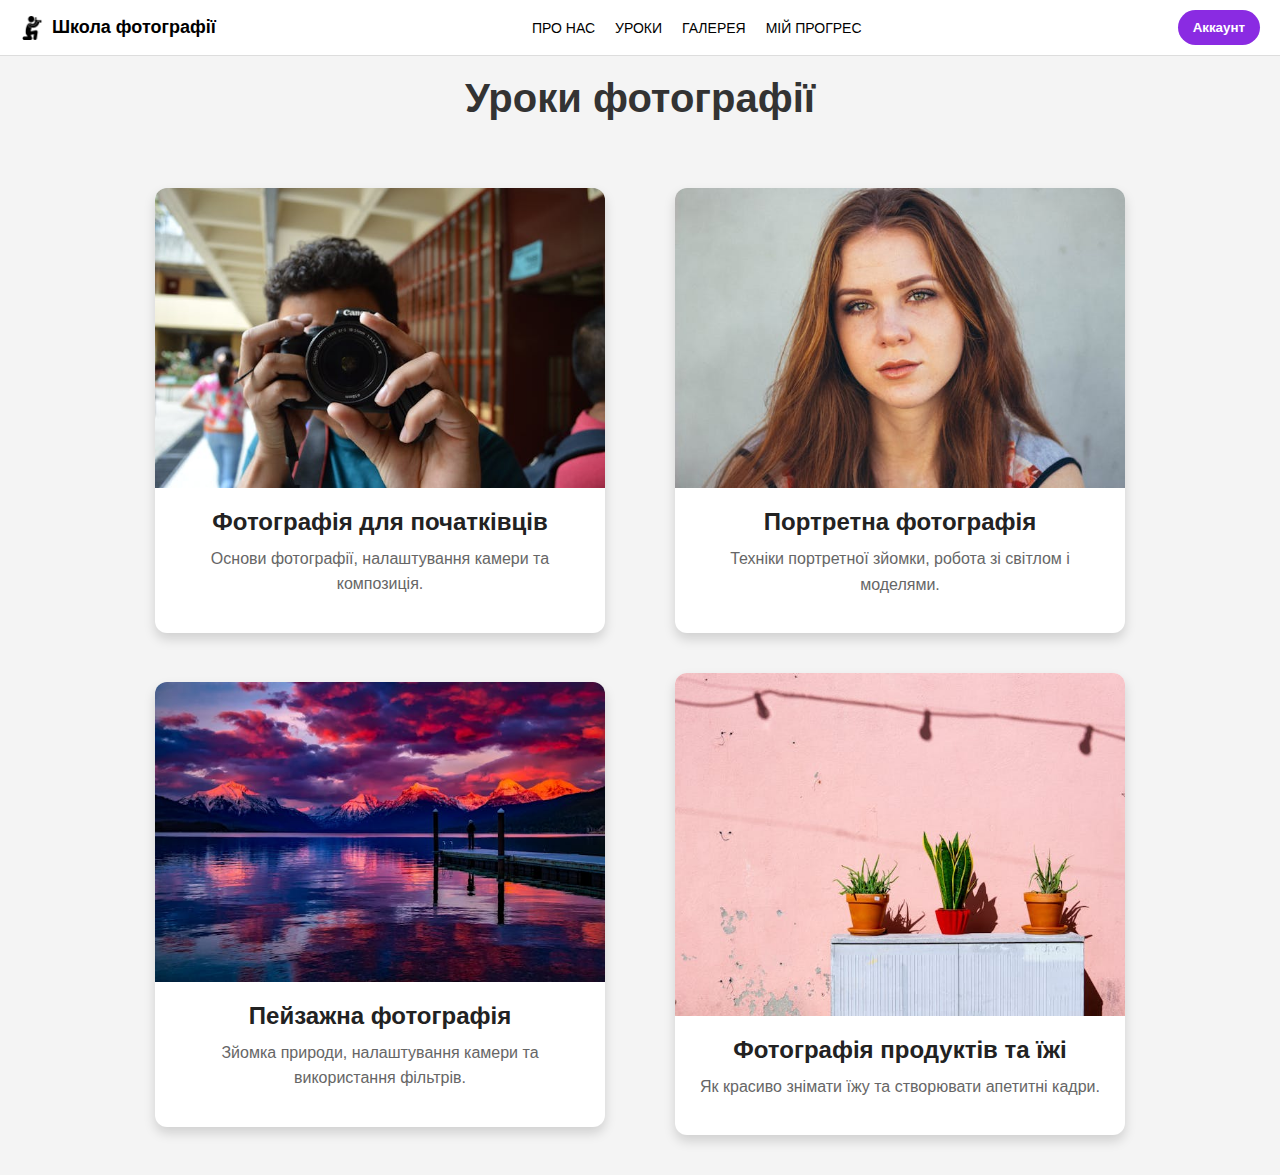
<file: lessons.html>
<!DOCTYPE html>
<html lang="en">
<head>
    <meta charset="UTF-8">
    <meta name="viewport" content="width=device-width, initial-scale=1.0">
    <title>Уроки</title>
    <link rel="stylesheet" href="lessons_style.css">
    <link rel="stylesheet" href="styles.css">
</head>
<body class="bg-gray-100 p-6">
    <header class="header">
        <div class="logo">
            <img src="additional/photo_icon.png" alt="Logo">
            Школа фотографії
        </div>
        <nav class="nav">
            <a href="#" id = "about_us">Про нас</a>
            <a id = "lessons" href="#">Уроки</a>
        
            <a href="#" id = "gallery">Галерея</a>
            <a href="#" id = "progress">Мій прогрес</a>
        </nav>
        <div class="actions">
            <button class="btn"> Аккаунт </button>
        </div>
    </header>

    <h1 style="text-align: center;">Уроки фотографії</h1>
    <div class="container_lessons">
        <div class="card" id = "newbie">
            <img src="additional/amateur2.jpg" alt="Фотографія для початківців">
            <div class="card-content">
                <h3>Фотографія для початківців</h3>
                <p>Основи фотографії, налаштування камери та композиція.</p>
            </div>
        </div>

        <div class="card" id = "portrait">
            <img src="additional/portrait_lesson.jpg" alt="Портретна фотографія">
            <div class="card-content" >
                <h3>Портретна фотографія</h3>
                <p>Техніки портретної зйомки, робота зі світлом і моделями.</p>
            </div>
        </div>

        <div class="card" id = "landscape">
            <img src="additional/landscape2.jpg" alt="Пейзажна фотографія">
            <div class="card-content">
                <h3>Пейзажна фотографія</h3>
                <p>Зйомка природи, налаштування камери та використання фільтрів.</p>
            </div>
        </div>
        
        <div class="card" id = "still">
            <img src="additional/still_life3.jpg" alt="Фотографія продуктів та їжі">
            <div class="card-content">
                <h3>Фотографія продуктів та їжі</h3>
                <p>Як красиво знімати їжу та створювати апетитні кадри.</p>
            </div>
        </div>
    </div>

    <script src = "scripts.js"></script>

</body>
</html>
</file>
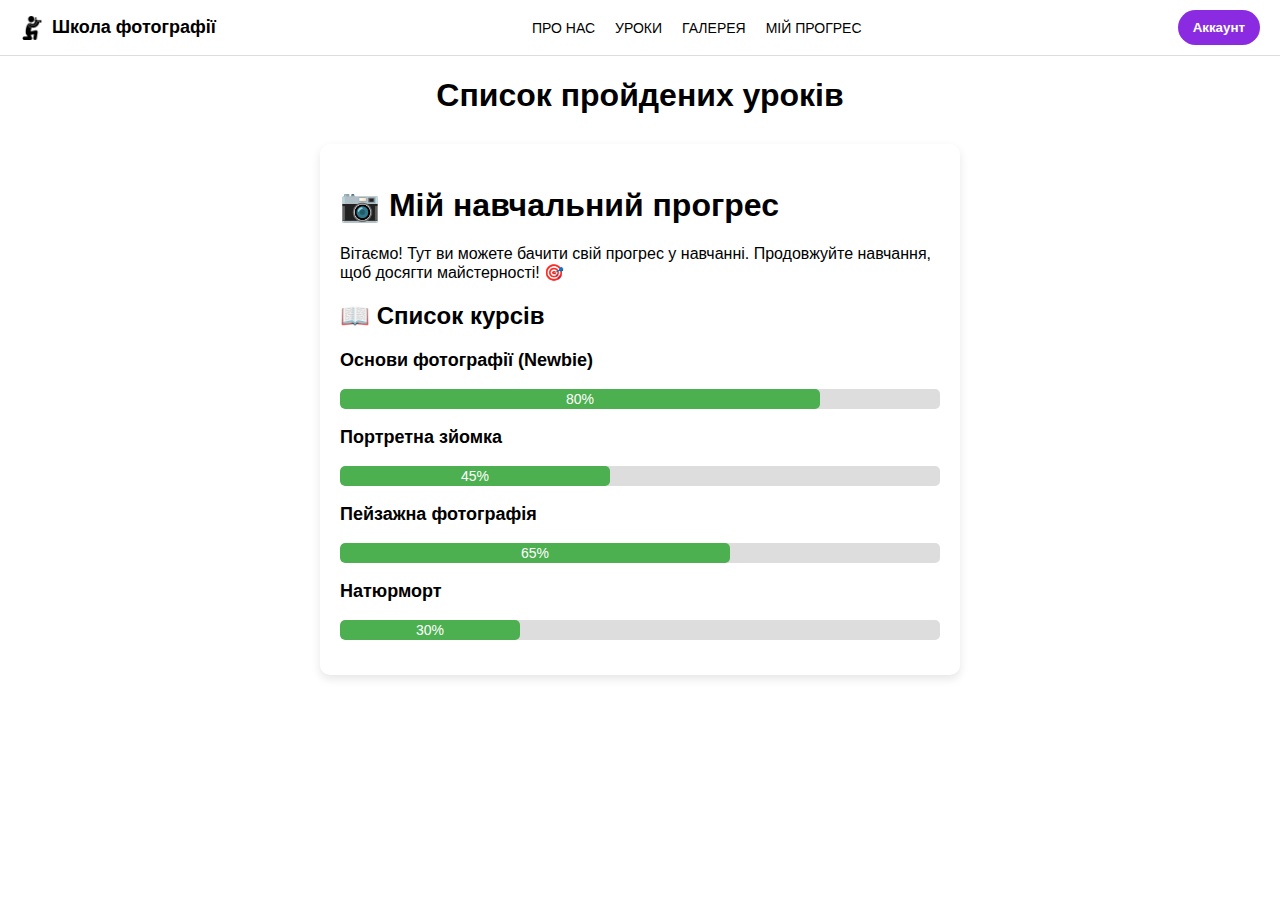
<file: progress.html>
<!DOCTYPE html>
<html lang="en">
<head>
    <meta charset="UTF-8">
    <meta name="viewport" content="width=device-width, initial-scale=1.0">
    <title>Мій прогрес</title>
    <link rel="stylesheet" href="progress.css">
</head>
<body class="bg-gray-100 p-6">
    <header class="header">
        <div class="logo">
            <img src="additional/photo_icon.png" alt="Logo">
            Школа фотографії
        </div>
        <nav class="nav">
            <a href="#" id = "about_us">Про нас</a>
            <a id = "lessons" href="#">Уроки</a>
        
            <a href="#" id = "gallery">Галерея</a>
            <a href="#">Мій прогрес</a>
        </nav>
        <div class="actions">
            <button class="btn"> Аккаунт </button>
        </div>
    </header>


    <h1 style="text-align: center;">Список пройдених уроків</h1>

    <main class="progress-container">
        <h1>📷 Мій навчальний прогрес</h1>
        <p>Вітаємо! Тут ви можете бачити свій прогрес у навчанні. Продовжуйте навчання, щоб досягти майстерності! 🎯</p>

        <div class="progress-box">
            <h2>📖 Список курсів</h2>

            <div class="course">
                <p class="course-title">Основи фотографії (Newbie)</p>
                <div class="progress-bar">
                    <div class="progress-fill" style="width: 80%;">80%</div>
                </div>
            </div>

            <div class="course">
                <p class="course-title">Портретна зйомка</p>
                <div class="progress-bar">
                    <div class="progress-fill" style="width: 45%;">45%</div>
                </div>
            </div>

            <div class="course">
                <p class="course-title">Пейзажна фотографія</p>
                <div class="progress-bar">
                    <div class="progress-fill" style="width: 65%;">65%</div>
                </div>
            </div>

            <div class="course">
                <p class="course-title">Натюрморт</p>
                <div class="progress-bar">
                    <div class="progress-fill" style="width: 30%;">30%</div>
                </div>
            </div>

        </div>
    </main>


    <script src = "scripts.js"></script>
    
</body>
</html>
</file>
<file: lessons_style.css>
html {
    scroll-behavior: smooth;
}

body {
    font-family: Arial, sans-serif;
    margin: 0;
    padding: 0;
    background-color: #f4f4f4;
}

h1 {
    text-align: center;
    margin-top: 20px;
    font-size: 2.5rem;
    color: #333;
}

.container_lessons {
    display: grid;
    grid-template-columns: repeat(2, 1fr); 
    gap: 40px; 
    padding: 40px;
    justify-content: center;
    max-width: 1000px; 
    margin: 0 auto;
}

.card {
    background-color: white;
    border-radius: 12px;
    box-shadow: 0 6px 12px rgba(0, 0, 0, 0.15);
    overflow: hidden;
    transition: transform 0.3s ease, box-shadow 0.3s ease;
    text-align: center;
    display: flex;
    flex-direction: column;
    align-items: center;
    width: 100%;
    max-width: 450px; 
    min-height: 400px; 
    margin: auto;
}

.card:hover {
    transform: translateY(-8px);
    box-shadow: 0 10px 20px rgba(0, 0, 0, 0.2);
}

.card img {
    width: 100%;
    height: 55%; 
    object-fit: cover;
}

.card-content {
    padding: 20px;
    flex-grow: 1;
    display: flex;
    flex-direction: column;
    justify-content: center;
}

.card-content h3 {
    margin: 0;
    font-size: 1.5rem;
    color: #222;
}

.card-content p {
    font-size: 1rem;
    color: #666;
    margin-top: 10px;
}


@media (max-width: 900px) {
    .container_lessons {
        grid-template-columns: repeat(1, 1fr); 
    }
}
</file>
<file: styles.css>
html {
    scroll-behavior: smooth;
}

body {
    margin: 0;
    font-family: Arial, sans-serif;
}

.header {
    display: flex;
    justify-content: space-between;
    align-items: center;
    padding: 10px 20px;
    background-color: white;
    border-bottom: 1px solid #ddd;
}

.logo {
    display: flex;
    align-items: center;
    font-size: 18px;
    font-weight: bold;
}

.logo img {
    height: 24px;
    margin-right: 8px;
}

.nav {
    display: flex;
    gap: 20px;
}

.nav a {
    text-decoration: none;
    color: black;
    text-transform: uppercase;
    font-size: 14px;
}

.actions {
    display: flex;
    align-items: center;
    gap: 15px;
}

.btn {
    background-color: #8a2be2;
    color: white;
    border: none;
    padding: 10px 15px;
    border-radius: 20px;
    cursor: pointer;
    font-weight: bold;
}



@media (max-width: 768px) {
    .header {
        flex-direction: column;
        align-items: center;
        text-align: center;
        padding: 10px;
    }

    .logo {
        display: flex;
        align-items: center;
        gap: 10px;
    }

    .logo img {
        width: 40px; 
    }

    .nav {
        display: flex;
        flex-direction: column;
        gap: 10px;
        margin-top: 10px;
    }

    .actions {
        margin-top: 10px;
    }

    .container {
        height: 60vh; 
        text-align: center;
    }

    .background_clip {
        height: 100%;
        object-fit: cover;
    }

    .content h1 {
        font-size: 1.8rem; 
    }

    .content a {
        font-size: 1rem;
        padding: 10px 20px;
    }
}

.container {
    width : 100%;
    height : 100vh;
    background-color: rgba(0,0,0,0);
    display: flex;
    align-items: center;
    justify-content: center;
}

.content {
    text-align: center;
}

.content h1 {
    font-size: 60px;
    color: white;
    margin-bottom: 50px;
}

.content a {
    font-size: 23px;
    color: white;
    text-decoration: none;
    border : 2px solid white;
    padding : 15px 25px;
    border-radius: 50px;
    transition: 0.5s;
}

.content a:hover {
    background-color: white;
    color: black;
}

.background_clip {
    position: absolute;
    top: 0;
    left: 0;
    width: 100%;
    height: 100%;
    object-fit: cover; 
    z-index: -1;
}

@media (max-width: 768px) {
    .container {
        height: 70vh; 
    }

    .content h1 {
        font-size: 1.8rem; 
        padding: 0 10px; 
    }

    .content a {
        font-size: 1rem;
        padding: 10px 20px;
    }
}


.about_us {
    max-width: 900px;
    margin: 0 auto;
    padding: 40px;
    background-color: #fff;
    border-radius: 8px;
    box-shadow: 0 10px 20px rgba(0, 0, 0, 0.2); 
    font-family: 'Arial', sans-serif;
    color: #333;
    margin-bottom: 40px;
}

.about_us h2 {
    font-size: 2rem;
    font-weight: 700;
    color: #222;
    margin-bottom: 20px;
    text-align: center;
}

.about_us p {
    font-size: 1rem;
    line-height: 1.6;
    margin-bottom: 20px;
    color: #555;
}

.about_us h3 {
    font-size: 1.5rem;
    font-weight: 600;
    color: #222;
    margin-top: 30px;
    margin-bottom: 10px;
}

.about_us ul {
    list-style-type: none;
    padding: 0;
    margin-bottom: 20px;
}

.about_us ul li {
    font-size: 1rem;
    color: #555;
    margin-bottom: 8px;
}

.about_us ul li strong {
    font-weight: 600;
    color: #333;
}


.info_container {
    display: flex;
    justify-content: center;
    align-items: center;
    min-height: 100vh;
    padding: 20px;
    background-color: #fff; 
}

.info_section {
    max-width: 900px;
    padding: 40px;
    background-color: #fff; 
    border-radius: 10px;
    box-shadow: 0 10px 20px rgba(0, 0, 0, 0.2); 
    text-align: center;
    color: #333;
    font-family: 'Arial', sans-serif;
}

.course {
    display: flex;
    align-items: center;
    margin-bottom: 40px;
    gap: 20px;
}

.course.reverse {
    align-self: flex-end;
}

.course img {
    width: 50%;
    border-radius: 10px;
}

.course_text {
    width: 50%;
    text-align: left;
}

h4 {
    font-size: 1.5rem;
    font-weight: 600;
    color: #222; 
    margin-bottom: 10px;
}

p {
    font-size: 1rem;
    line-height: 1.6;
    color: #555; 
}

.cta {
    font-size: 1.4rem;
    font-weight: 700;
    color: #007bff; 
    margin-top: 20px;
}

@media (max-width: 768px) {
    .course {
        flex-direction: column;
        text-align: center;
    }

    .course.reverse {
        flex-direction: column-reverse;
    }

    .course img, .course_text {
        width: 100%;
    }
}


.footer {
    background-color: #333;
    color: white;
    padding: 20px 0;
    text-align: center;
    margin-top: 40px;
}

.footer-content {
    display: flex;
    justify-content: space-around;
    flex-wrap: wrap;
    max-width: 900px;
    margin: auto;
    padding: 10px;
}

.footer-section {
    flex: 1;
    min-width: 250px;
    margin-bottom: 20px;
}

.footer-section h3 {
    font-size: 1.2rem;
    margin-bottom: 10px;
}

.footer-section p, .footer-section a {
    font-size: 1rem;
    color: #ccc;
    text-decoration: none;
}

.footer-section a:hover {
    color: #fff;
    text-decoration: underline;
}

.footer-bottom {
    font-size: 0.9rem;
    margin-top: 10px;
    color: #bbb;
}
</file>
<file: progress.css>
html {
    scroll-behavior: smooth;
}

body {
    margin: 0;
    font-family: Arial, sans-serif;
}

.header {
    display: flex;
    justify-content: space-between;
    align-items: center;
    padding: 10px 20px;
    background-color: white;
    border-bottom: 1px solid #ddd;
}

.logo {
    display: flex;
    align-items: center;
    font-size: 18px;
    font-weight: bold;
}

.logo img {
    height: 24px;
    margin-right: 8px;
}

.nav {
    display: flex;
    gap: 20px;
}

.nav a {
    text-decoration: none;
    color: black;
    text-transform: uppercase;
    font-size: 14px;
}

.actions {
    display: flex;
    align-items: center;
    gap: 15px;
}

.btn {
    background-color: #8a2be2;
    color: white;
    border: none;
    padding: 10px 15px;
    border-radius: 20px;
    cursor: pointer;
    font-weight: bold;
}


.progress-container {
    max-width: 600px;
    margin: 30px auto;
    background: white;
    padding: 20px;
    border-radius: 10px;
    box-shadow: 0px 4px 10px rgba(0, 0, 0, 0.1);
}

.progress-box {
    text-align: left;
    margin-top: 20px;
}

.course {
    margin-bottom: 15px;
}

.course-title {
    font-size: 18px;
    font-weight: bold;
}

.progress-bar {
    width: 100%;
    background-color: #ddd;
    border-radius: 5px;
    overflow: hidden;
    height: 20px;
}

.progress-fill {
    height: 20px;
    background-color: #4CAF50;
    text-align: center;
    color: white;
    font-size: 14px;
    line-height: 20px;
    border-radius: 5px;
}
</file>
